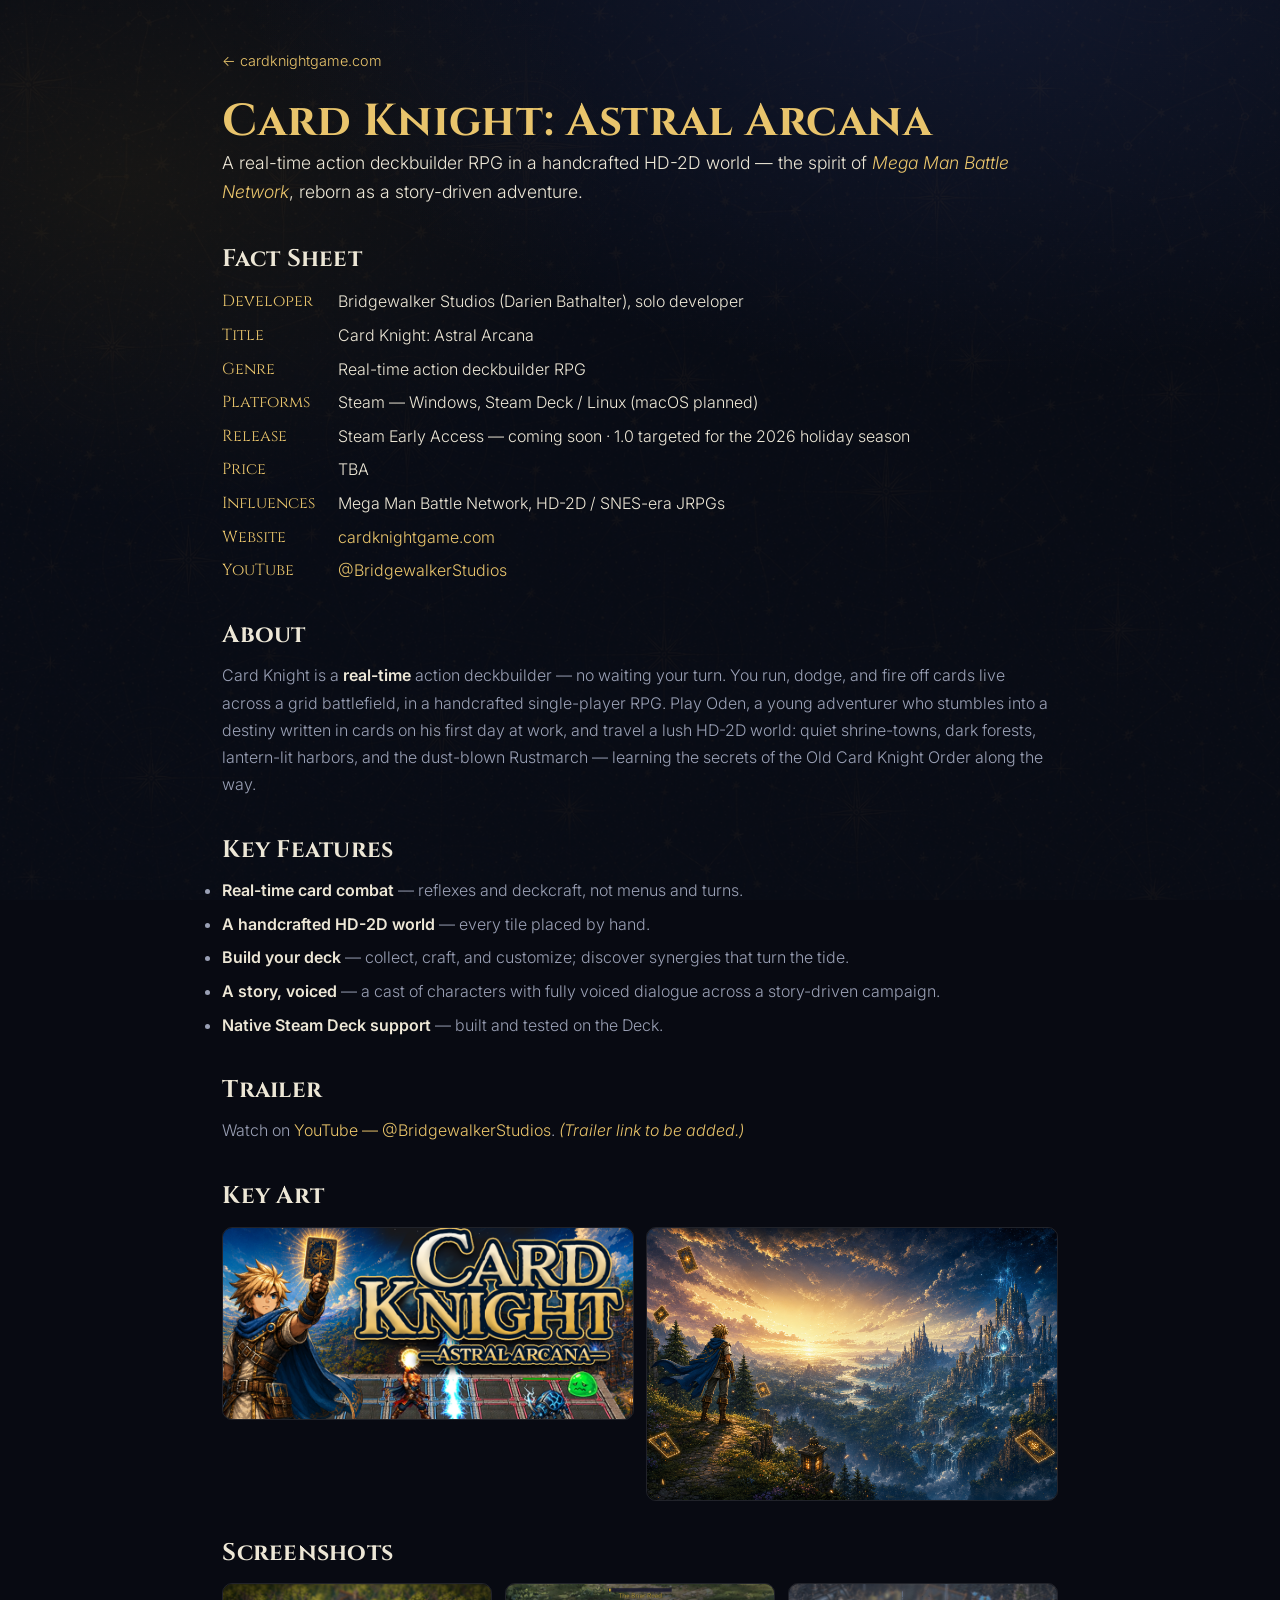
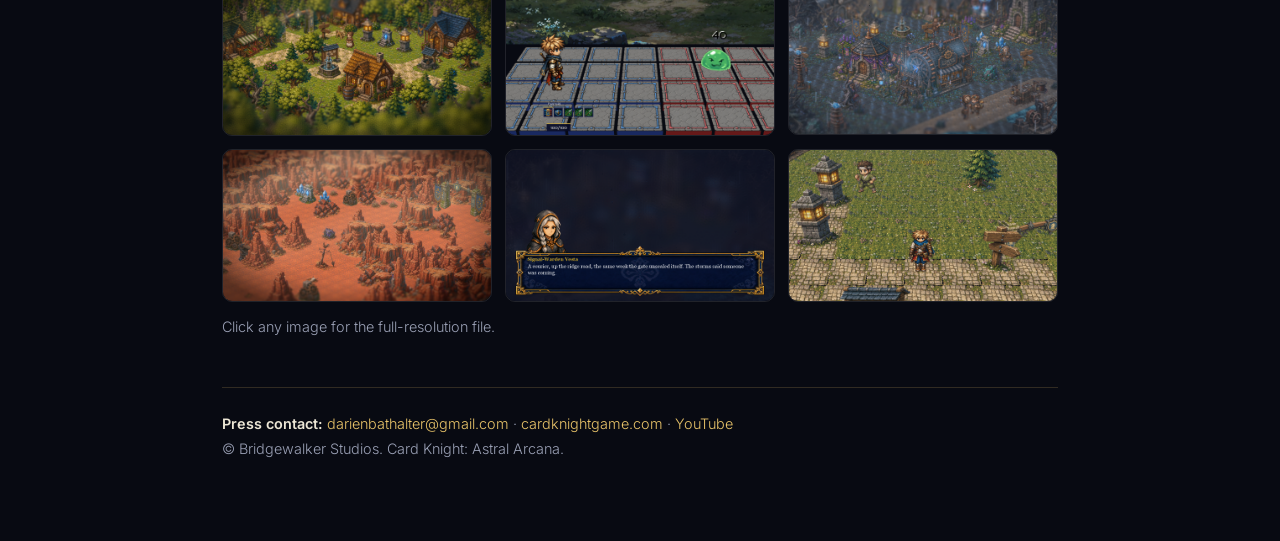
<file: presskit.html>
<!DOCTYPE html>
<html lang="en">
<head>
<meta charset="UTF-8" />
<meta name="viewport" content="width=device-width, initial-scale=1.0" />
<title>Card Knight — Press Kit</title>
<meta name="description" content="Press kit for Card Knight: Astral Arcana — a real-time action deckbuilder RPG. Fact sheet, key art, screenshots, trailer, and contact." />
<meta property="og:title" content="Card Knight — Press Kit" />
<meta property="og:image" content="https://cardknightgame.com/assets/img/keyart.png" />
<link rel="canonical" href="https://cardknightgame.com/presskit.html" />
<link rel="icon" type="image/png" href="assets/img/card_back.png" />
<link rel="preconnect" href="https://fonts.googleapis.com" />
<link rel="preconnect" href="https://fonts.gstatic.com" crossorigin />
<link href="https://fonts.googleapis.com/css2?family=Cinzel:wght@500;600;700&family=Inter:wght@300;400;500;600&display=swap" rel="stylesheet" />
<link rel="stylesheet" href="styles.css" />
<style>
  .pk{max-width:880px;margin:0 auto;padding:3rem 1.4rem 5rem}
  .pk-back{display:inline-block;color:var(--muted);font-size:.9rem;margin-bottom:1.5rem}
  .pk-back:hover{color:var(--gold)}
  .pk h1{font-family:var(--serif);font-size:clamp(2rem,5vw,2.8rem);color:var(--gold)}
  .pk h2{font-family:var(--serif);font-size:1.5rem;margin:2.4rem 0 .8rem;color:var(--ink)}
  .pk p,.pk li{color:var(--muted);line-height:1.7}
  .pk .lead{color:var(--ink);font-size:1.1rem}
  .pk a{color:var(--gold)}
  .factsheet{list-style:none;padding:0;margin:1rem 0;display:grid;grid-template-columns:max-content 1fr;gap:.5rem 1.4rem}
  .factsheet dt{font-family:var(--serif);color:var(--gold)}
  .factsheet dd{margin:0;color:var(--ink)}
  .pk-grid{display:grid;grid-template-columns:repeat(auto-fit,minmax(220px,1fr));gap:.8rem;margin-top:1rem}
  .pk-grid img{width:100%;border-radius:10px;border:1px solid var(--glass-brd);display:block}
  .feat-list li{margin:.4rem 0}
  .pk-foot{margin-top:3rem;border-top:1px solid var(--line);padding-top:1.5rem;font-size:.9rem}
</style>
</head>
<body>
<div class="pk">
  <a href="index.html" class="pk-back">&larr; cardknightgame.com</a>
  <h1>Card Knight: Astral Arcana</h1>
  <p class="lead">A real-time action deckbuilder RPG in a handcrafted HD-2D world — the spirit of <em>Mega Man Battle Network</em>, reborn as a story-driven adventure.</p>

  <h2>Fact Sheet</h2>
  <dl class="factsheet">
    <dt>Developer</dt><dd>Bridgewalker Studios (Darien Bathalter), solo developer</dd>
    <dt>Title</dt><dd>Card Knight: Astral Arcana</dd>
    <dt>Genre</dt><dd>Real-time action deckbuilder RPG</dd>
    <dt>Platforms</dt><dd>Steam — Windows, Steam Deck / Linux (macOS planned)</dd>
    <dt>Release</dt><dd>Steam Early Access — coming soon · 1.0 targeted for the 2026 holiday season</dd>
    <dt>Price</dt><dd>TBA</dd>
    <dt>Influences</dt><dd>Mega Man Battle Network, HD-2D / SNES-era JRPGs</dd>
    <dt>Website</dt><dd><a href="https://cardknightgame.com">cardknightgame.com</a></dd>
    <dt>YouTube</dt><dd><a href="https://www.youtube.com/@BridgewalkerStudios">@BridgewalkerStudios</a></dd>
  </dl>

  <h2>About</h2>
  <p>Card Knight is a <strong>real-time</strong> action deckbuilder — no waiting your turn. You run, dodge, and fire off cards live across a grid battlefield, in a handcrafted single-player RPG. Play Oden, a young adventurer who stumbles into a destiny written in cards on his first day at work, and travel a lush HD-2D world: quiet shrine-towns, dark forests, lantern-lit harbors, and the dust-blown Rustmarch — learning the secrets of the Old Card Knight Order along the way.</p>

  <h2>Key Features</h2>
  <ul class="feat-list">
    <li><strong>Real-time card combat</strong> — reflexes and deckcraft, not menus and turns.</li>
    <li><strong>A handcrafted HD-2D world</strong> — every tile placed by hand.</li>
    <li><strong>Build your deck</strong> — collect, craft, and customize; discover synergies that turn the tide.</li>
    <li><strong>A story, voiced</strong> — a cast of characters with fully voiced dialogue across a story-driven campaign.</li>
    <li><strong>Native Steam Deck support</strong> — built and tested on the Deck.</li>
  </ul>

  <h2>Trailer</h2>
  <p>Watch on <a href="https://www.youtube.com/@BridgewalkerStudios">YouTube &mdash; @BridgewalkerStudios</a>. <em>(Trailer link to be added.)</em></p>

  <h2>Key Art</h2>
  <div class="pk-grid">
    <a href="assets/img/keyart.png"><img src="assets/img/keyart.png" alt="Key art" /></a>
    <a href="assets/img/hero.png"><img src="assets/img/hero.png" alt="Hero key art" /></a>
  </div>

  <h2>Screenshots</h2>
  <div class="pk-grid">
    <a href="assets/shots/overworld.png"><img src="assets/shots/overworld.png" alt="Cardhollow" /></a>
    <a href="assets/shots/battle.png"><img src="assets/shots/battle.png" alt="Real-time card combat" /></a>
    <a href="assets/shots/stormcrest.png"><img src="assets/shots/stormcrest.png" alt="Stormcrest" /></a>
    <a href="assets/shots/harbor.png"><img src="assets/shots/harbor.png" alt="Rustmarch" /></a>
    <a href="assets/shots/dialogue.png"><img src="assets/shots/dialogue.png" alt="Voiced dialogue" /></a>
    <a href="assets/shots/veilgate.png"><img src="assets/shots/veilgate.png" alt="Veilgate" /></a>
  </div>
  <p style="margin-top:.8rem;font-size:.9rem">Click any image for the full-resolution file.</p>

  <div class="pk-foot">
    <p><strong>Press contact:</strong> <a href="mailto:darienbathalter@gmail.com">darienbathalter@gmail.com</a> &middot; <a href="https://cardknightgame.com">cardknightgame.com</a> &middot; <a href="https://www.youtube.com/@BridgewalkerStudios">YouTube</a></p>
    <p>&copy; Bridgewalker Studios. Card Knight: Astral Arcana.</p>
  </div>
</div>
</body>
</html>
</file>
<file: styles.css>
/* ===== Card Knight — landing ===== */
@font-face{font-family:'VT323';src:url('assets/fonts/VT323.ttf') format('truetype');font-display:swap}
@font-face{font-family:'PressStart2P';src:url('assets/fonts/PressStart2P.ttf') format('truetype');font-display:swap}
:root{
  --bg:#080a12;
  --bg2:#0d1020;
  --ink:#ede7d6;
  --muted:#9aa0b5;
  --gold:#e9c46a;
  --gold-deep:#b8860b;
  --line:rgba(233,196,106,.18);
  --glass:rgba(255,255,255,.045);
  --glass-brd:rgba(255,255,255,.10);
  --maxw:1180px;
  --r:18px;
  --serif:'Cinzel',Georgia,serif;             /* title / heading serif */
  --pixel:'VT323',monospace;                  /* in-game pixel label font */
}
*{box-sizing:border-box;margin:0;padding:0}
html{scroll-behavior:smooth}
body{
  background:
    radial-gradient(1200px 700px at 75% -5%, rgba(60,80,160,.18), transparent 60%),
    radial-gradient(900px 600px at 10% 20%, rgba(184,134,11,.08), transparent 55%),
    var(--bg);
  background-attachment:fixed;
  color:var(--ink);
  font-family:'Inter',system-ui,sans-serif;
  font-weight:300;
  line-height:1.6;
  overflow-x:clip;   /* clip (not hidden) so it doesn't break the sticky navbar */
}
body::before{ /* subtle texture overlay */
  content:"";position:fixed;inset:0;z-index:0;pointer-events:none;
  background-image:url('assets/img/bg_texture.png');
  background-size:cover;opacity:.10;mix-blend-mode:screen;
}
img{display:block;max-width:100%}
.px{image-rendering:pixelated;image-rendering:crisp-edges}
a{color:inherit;text-decoration:none}
h1,h2,h3{font-family:var(--serif);font-weight:700;line-height:1.15;letter-spacing:.01em}
em{font-style:italic;color:var(--gold)}
strong{font-weight:600;color:var(--ink)}
section,header,footer{position:relative;z-index:1}

/* ===== Buttons ===== */
.btn{
  display:inline-flex;align-items:center;gap:.5em;
  padding:.85em 1.5em;border-radius:999px;
  font-family:'Inter',sans-serif;font-weight:600;font-size:.98rem;
  letter-spacing:.02em;cursor:pointer;border:1px solid transparent;
  transition:transform .2s ease, box-shadow .3s ease, background .3s ease;
  white-space:nowrap;
}
.btn small{font-weight:500;opacity:.7;font-size:.72em;letter-spacing:.04em}
.btn-sm{padding:.55em 1.1em;font-size:.85rem}
.btn-gold{
  background:linear-gradient(180deg,#f4d98a,var(--gold-deep));
  color:#2a1c05;border-color:rgba(255,240,200,.5);
  box-shadow:0 6px 24px rgba(184,134,11,.35), inset 0 1px 0 rgba(255,255,255,.5);
}
.btn-gold:hover{transform:translateY(-2px);box-shadow:0 10px 32px rgba(233,196,106,.5), inset 0 1px 0 rgba(255,255,255,.6)}
.btn-glass{
  background:var(--glass);color:var(--ink);
  border:1px solid var(--glass-brd);backdrop-filter:blur(10px);
}
.btn-glass:hover{transform:translateY(-2px);border-color:var(--line);background:rgba(233,196,106,.08)}

/* ===== Glass primitive ===== */
.glass{
  background:var(--glass);
  border:1px solid var(--glass-brd);
  backdrop-filter:blur(16px) saturate(140%);
  -webkit-backdrop-filter:blur(16px) saturate(140%);
  border-radius:var(--r);
  box-shadow:0 10px 40px rgba(0,0,0,.45), inset 0 1px 0 rgba(255,255,255,.06);
}

/* ===== Nav ===== */
.nav{position:sticky;top:0;z-index:50;overflow:hidden;transition:background .15s ease,border-color .15s ease}
.nav.scrolled{background:rgba(8,10,18,.72);backdrop-filter:blur(14px);border-bottom:1px solid var(--line)}
.nav-inner{position:relative;max-width:var(--maxw);margin:0 auto;display:flex;align-items:center;gap:1.5rem;padding:.9rem 1.4rem}
.nav-brand{display:flex;align-items:center;gap:.6rem;padding-left:68px;line-height:1;font-family:var(--serif);font-weight:700;letter-spacing:.1em;font-size:1.35rem}
.brand-name{display:inline-block;transform:translateY(.08em)}  /* optically center caps (empty descender sits low) */
.nav-links{margin-left:auto;display:flex;gap:1.6rem}
.nav-links a{color:var(--muted);font-size:.9rem;font-weight:500;letter-spacing:.03em;transition:color .2s}
.nav-links a:hover{color:var(--gold)}

/* ===== Hero ===== */
.hero{min-height:100vh;display:flex;flex-direction:column;align-items:center;justify-content:center;text-align:center;padding:7rem 1.5rem 5rem;overflow:hidden}
.hero-bg{position:absolute;inset:-4% ;background-size:cover;background-position:center 30%;z-index:-2;transform:scale(1.05);animation:drift 30s ease-in-out infinite alternate}
@keyframes drift{to{transform:scale(1.12) translateY(-12px)}}
.hero-veil{position:absolute;inset:0;z-index:-1;
  background:linear-gradient(180deg,rgba(8,10,18,.55) 0%,rgba(8,10,18,.35) 35%,rgba(8,10,18,.85) 85%,var(--bg) 100%);}
.hero-content{max-width:880px}
.badge{display:inline-block;font-family:var(--pixel);font-size:.92rem;letter-spacing:.2em;text-transform:uppercase;
  color:var(--gold);padding:.45em 1.2em;border:1px solid var(--line);border-radius:999px;background:rgba(233,196,106,.06);backdrop-filter:blur(6px);margin-bottom:1.6rem}
.wordmark{display:flex;flex-direction:column;align-items:center;gap:.35rem;margin:0 auto 0}
.wm-title{
  font-family:var(--serif);font-weight:500;text-transform:uppercase;
  font-size:clamp(3rem,9.2vw,6.4rem);line-height:.95;letter-spacing:.06em;
  background:linear-gradient(180deg,#fff4cf 0%,var(--gold) 45%,var(--gold-deep) 100%);
  -webkit-background-clip:text;background-clip:text;color:transparent;
  filter:drop-shadow(0 3px 10px rgba(0,0,0,.6)) drop-shadow(0 0 22px rgba(233,196,106,.25));
}
.wm-title .sc{ font-size:.74em; }   /* small caps — smaller than the leading caps */
.wm-sub{
  font-family:var(--serif);font-weight:600;color:var(--gold);
  font-size:clamp(.8rem,2.2vw,1.25rem);letter-spacing:.42em;text-transform:uppercase;
  padding-left:.42em;opacity:.92;
  display:flex;align-items:center;gap:.9em;
}
.wm-sub::before,.wm-sub::after{content:"";height:1px;width:clamp(20px,6vw,60px);
  background:linear-gradient(90deg,transparent,var(--gold),transparent)}

/* ===== Mascot (Sir Reginald Slime) ===== */
/* wrapper holds the horizontal flip + position; img holds the animation */
.nav-mascot-wrap{position:absolute;left:1.4rem;bottom:-13px;line-height:0;cursor:pointer;
  transform:scaleX(-1);transform-origin:bottom center}
.nav-mascot{display:block;height:64px;width:auto;transform-origin:bottom center;
  animation:slime-bob 2.6s ease-in-out infinite;
  filter:drop-shadow(0 5px 5px rgba(0,0,0,.55))}
@keyframes slime-bob{
  0%,100%{transform:translateY(0) scaleY(1) scaleX(1)}
  50%{transform:translateY(-3px) scaleY(1.05) scaleX(.97)}
}
.nav-mascot-wrap:hover .nav-mascot{animation:slime-hop .5s ease}
@keyframes slime-hop{
  0%{transform:translateY(0) scaleY(1)}
  30%{transform:translateY(2px) scaleY(.82) scaleX(1.12)}   /* squash */
  60%{transform:translateY(-7px) scaleY(1.12) scaleX(.9)}   /* stretch + leap */
  100%{transform:translateY(0) scaleY(1)}
}

/* speech bubble (fixed, so it escapes the nav's overflow:hidden) */
.mascot-bubble{position:fixed;z-index:60;max-width:240px;
  font-family:var(--serif);font-size:.92rem;font-weight:500;color:var(--ink);
  padding:.7em 1em;border-radius:14px;
  background:rgba(18,20,32,.86);border:1px solid var(--line);
  backdrop-filter:blur(10px);box-shadow:0 10px 30px rgba(0,0,0,.5);
  opacity:0;transform:translateY(-6px) scale(.96);transform-origin:top left;
  transition:opacity .2s ease,transform .2s ease;pointer-events:none}
.mascot-bubble.show{opacity:1;transform:translateY(0) scale(1)}
.mascot-bubble::before{content:"";position:absolute;top:-7px;left:22px;width:12px;height:12px;
  background:inherit;border-left:1px solid var(--line);border-top:1px solid var(--line);
  transform:rotate(45deg)}

/* ===== Spinning card (canvas) ===== */
.spincard{display:block}
.hero-card{width:clamp(190px,30vw,270px);height:clamp(190px,30vw,270px);margin:-3.4rem auto -0.9rem;
  filter:drop-shadow(0 12px 30px rgba(0,0,0,.55))}
.tagline{font-family:var(--serif);font-size:clamp(1.05rem,2.4vw,1.5rem);color:var(--ink);margin-top:1.2rem;font-weight:500}
.subtag{color:var(--muted);font-size:clamp(.95rem,1.6vw,1.1rem);margin-top:.4rem}
.hero-cta{display:flex;gap:1rem;justify-content:center;flex-wrap:wrap;margin-top:2.2rem}
.hero-note{margin-top:1.4rem;color:var(--muted);font-size:.85rem;letter-spacing:.02em}
.scroll-cue{position:absolute;bottom:1.6rem;left:50%;transform:translateX(-50%);font-size:1.8rem;color:var(--gold);opacity:.6;animation:bob 2s ease-in-out infinite}
@keyframes bob{50%{transform:translate(-50%,8px)}}

/* ===== Sections ===== */
.section{max-width:var(--maxw);margin:0 auto;padding:4.25rem 1.5rem}
.section-head{text-align:center;max-width:760px;margin:0 auto 2.4rem}
.section-head h2,.support h2,.showcase-text h2,.cta-panel h2{font-size:clamp(1.9rem,4vw,2.9rem)}
.lede{color:var(--muted);font-size:clamp(1rem,1.6vw,1.18rem);margin-top:1rem}

/* Features */
.feature-grid{display:grid;grid-template-columns:repeat(auto-fit,minmax(240px,1fr));gap:1.3rem}
.feature{padding:2rem 1.7rem;transition:transform .3s,border-color .3s}
.feature:hover{transform:translateY(-6px);border-color:var(--line)}
.feature-icon{width:58px;height:58px;object-fit:contain;margin-bottom:.9rem;
  filter:drop-shadow(0 3px 10px rgba(0,0,0,.5))}
.talk-portrait{image-rendering:auto;border-radius:7px}
.feature h3{font-size:1.22rem;margin-bottom:.5rem}
.feature p{color:var(--muted);font-size:.95rem}

/* Showcase */
.showcase{max-width:none;padding:0}
.showcase-inner{max-width:var(--maxw);margin:0 auto;padding:7rem 1.5rem;display:grid;gap:2.5rem}
.showcase-bg{position:absolute;inset:0;background-size:cover;background-position:center;z-index:-2;opacity:.4}
.showcase-veil{position:absolute;inset:0;z-index:-1;background:linear-gradient(180deg,var(--bg),rgba(8,10,18,.7) 50%,var(--bg))}
.showcase-text{text-align:center;max-width:720px;margin:0 auto}
.feature-wide{display:flex;align-items:center;gap:2rem;padding:1rem 2rem;max-width:760px;margin:0 auto}
.feature-wide h3{font-size:1.4rem;margin-bottom:.5rem}
.feature-wide p{color:var(--muted)}
.feature-wide{overflow:visible}
.hero-char{width:clamp(228px,34vw,312px);flex-shrink:0;
  margin:-3rem -0.3rem -3rem -2.8rem;   /* spill out over the panel's top & left edge */
  filter:drop-shadow(0 16px 30px rgba(0,0,0,.55))}

/* Gallery */
.gallery{display:grid;grid-template-columns:repeat(auto-fit,minmax(320px,1fr));gap:1.3rem}
.shot{overflow:hidden;padding:0;cursor:pointer;transition:transform .3s,border-color .3s}
.shot:hover{transform:translateY(-6px) scale(1.01);border-color:var(--line)}
.shot img{width:100%;aspect-ratio:16/10;object-fit:cover;border-bottom:1px solid var(--glass-brd)}
.shot figcaption{padding:.9rem 1.1rem;font-size:.92rem;color:var(--gold);font-family:var(--serif);font-weight:500;letter-spacing:.05em}

/* ===== Video / combat supercut ===== */
.video-section{max-width:1080px;padding-top:1.25rem;padding-bottom:2rem}
.video-frame{padding:.5rem;overflow:hidden;margin:0 auto;max-width:980px}
.video-frame video{display:block;width:100%;aspect-ratio:16/9;border-radius:calc(var(--r) - 6px);
  background:#000;box-shadow:0 10px 40px rgba(0,0,0,.4)}

/* ===== Background-music toggle ===== */
.music-toggle{position:fixed;right:1.1rem;bottom:1.1rem;z-index:80;
  width:44px;height:44px;border-radius:50%;display:flex;align-items:center;justify-content:center;
  cursor:pointer;color:var(--gold);background:var(--glass);border:1px solid var(--glass-brd);
  backdrop-filter:blur(10px);box-shadow:0 6px 20px rgba(0,0,0,.4);
  transition:color .2s,border-color .2s,transform .2s}
.music-toggle:hover{transform:translateY(-2px);border-color:var(--line)}
.music-toggle.muted{color:var(--muted)}
.music-toggle svg{width:20px;height:20px;fill:currentColor;pointer-events:none}
/* gentle pulse while playing, to hint it's a music control */
.music-toggle.playing::after{content:"";position:absolute;inset:-1px;border-radius:50%;
  border:1px solid var(--gold);opacity:.5;animation:music-ping 2.4s ease-out infinite}
@keyframes music-ping{0%{transform:scale(1);opacity:.5}100%{transform:scale(1.5);opacity:0}}

/* ===== Lightbox ===== */
.lightbox{position:fixed;inset:0;z-index:100;display:flex;align-items:center;justify-content:center;
  padding:5vmin;background:rgba(5,6,12,.84);backdrop-filter:blur(8px);
  opacity:0;pointer-events:none;transition:opacity .25s ease}
.lightbox.open{opacity:1;pointer-events:auto}
.lightbox-inner{display:flex;flex-direction:column;align-items:center;gap:.9rem;
  transform:scale(.96);transition:transform .25s ease}
.lightbox.open .lightbox-inner{transform:scale(1)}
.lightbox-inner img{max-width:92vw;max-height:80vh;object-fit:contain;
  border:1px solid var(--line);border-radius:10px;box-shadow:0 24px 70px rgba(0,0,0,.65)}
.lightbox-inner figcaption{font-family:var(--serif);color:var(--gold);font-size:1.1rem;
  font-weight:500;letter-spacing:.05em;text-align:center}
.lightbox-close{position:fixed;top:1.2rem;right:1.4rem;width:46px;height:46px;border-radius:50%;
  display:flex;align-items:center;justify-content:center;font-size:1.2rem;cursor:pointer;
  background:var(--glass);border:1px solid var(--glass-brd);color:var(--ink);backdrop-filter:blur(10px);
  transition:color .2s,border-color .2s}
.lightbox-close:hover{color:var(--gold);border-color:var(--line)}

/* Support */
.support{display:flex;justify-content:center}
.cta-panel{text-align:center;max-width:780px;padding:3.2rem 2.4rem}
.cta-card{width:88px;margin:0 auto 1.5rem;border-radius:8px;box-shadow:0 8px 28px rgba(0,0,0,.5)}
.cta-row{display:flex;gap:1rem;justify-content:center;flex-wrap:wrap;margin-top:2rem}

/* Footer */
.footer{border-top:1px solid var(--line);margin-top:3rem;padding:2.5rem 1.5rem}
.footer-inner{max-width:var(--maxw);margin:0 auto;display:flex;flex-wrap:wrap;gap:.6rem 2rem;align-items:center;font-family:var(--serif);letter-spacing:.1em;font-size:.85rem}
.footer-inner .muted{font-family:'Inter';letter-spacing:.02em}
.muted{color:var(--muted)}

/* Reveal animation */
.reveal{opacity:0;transform:translateY(24px);transition:opacity .7s ease,transform .7s ease}
.reveal.in{opacity:1;transform:none}

@media (max-width:680px){
  .nav-links{display:none}
  .feature-wide{flex-direction:column;text-align:center}
  .hero-char{margin:-2.8rem auto -1rem;width:clamp(205px,62vw,266px)}
  .section{padding:4.5rem 1.2rem}
}
@media (prefers-reduced-motion:reduce){
  *{animation:none!important}
  .reveal{opacity:1;transform:none}
}
</file>
